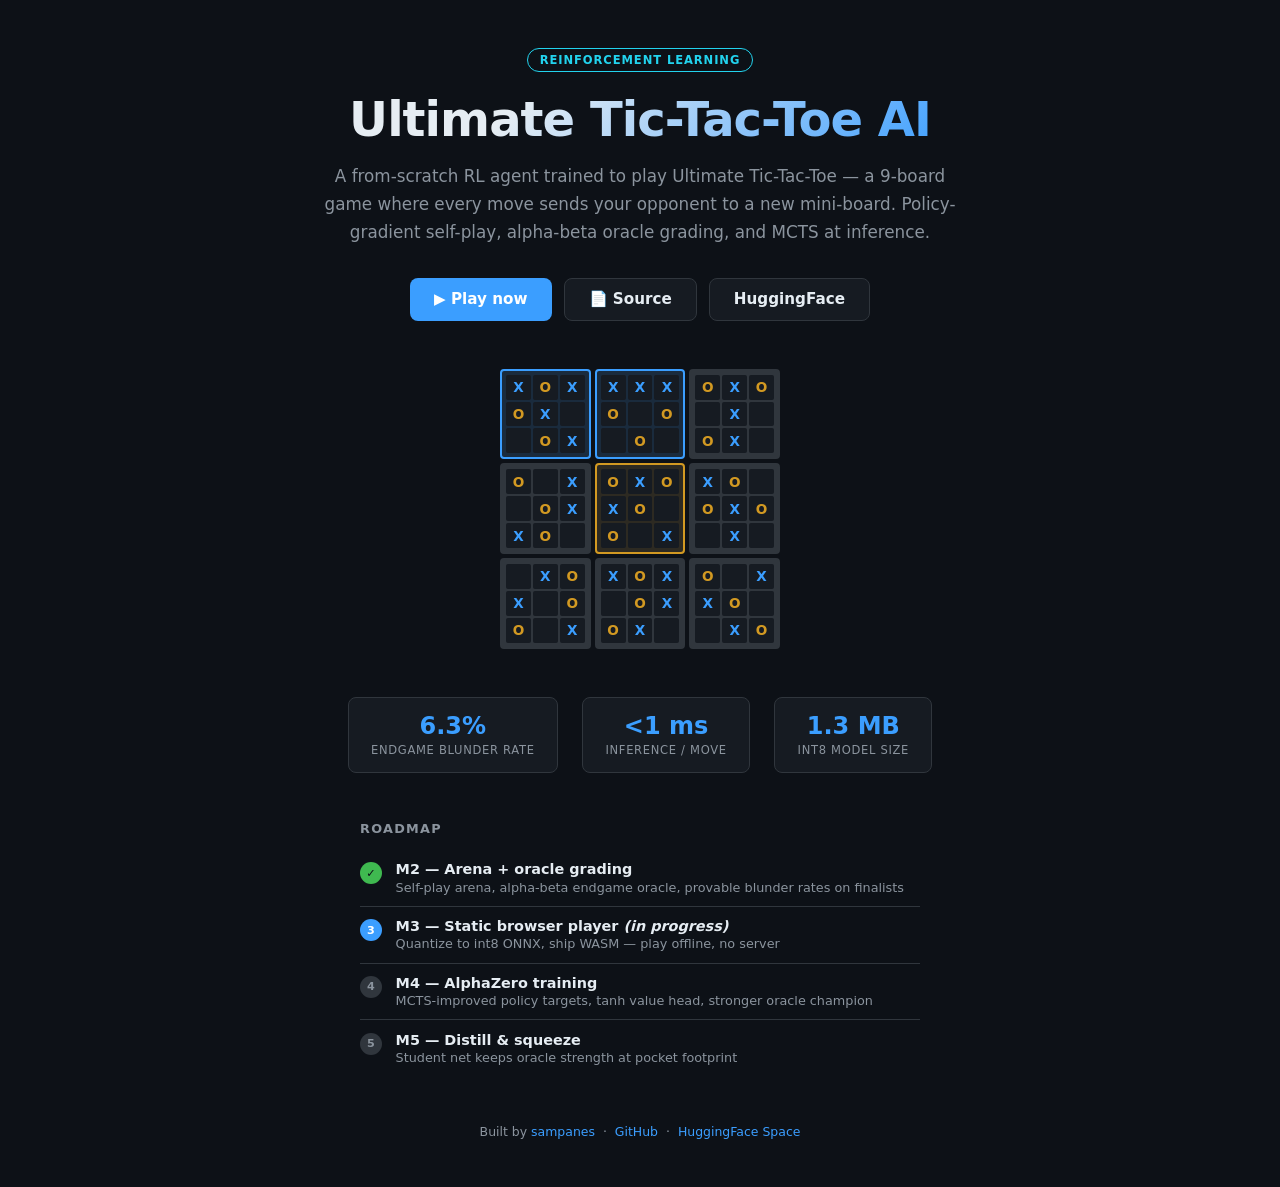
<file: docs/index.html>
<!DOCTYPE html>
<html lang="en">
<head>
  <meta charset="UTF-8">
  <meta name="viewport" content="width=device-width, initial-scale=1.0">
  <title>Ultimate Tic-Tac-Toe AI</title>
  <style>
    *, *::before, *::after { box-sizing: border-box; margin: 0; padding: 0; }

    :root {
      --bg:       #0d1117;
      --surface:  #161b22;
      --border:   #30363d;
      --accent:   #3b9eff;
      --accent2:  #22d3ee;
      --text:     #e6edf3;
      --muted:    #8b949e;
      --win:      #3fb950;
      --warn:     #d29922;
    }

    body {
      background: var(--bg);
      color: var(--text);
      font-family: -apple-system, BlinkMacSystemFont, "Segoe UI", system-ui, sans-serif;
      min-height: 100vh;
      display: flex;
      flex-direction: column;
      align-items: center;
      padding: 3rem 1.5rem;
    }

    .hero {
      text-align: center;
      max-width: 640px;
      margin-bottom: 3rem;
    }

    .badge {
      display: inline-block;
      font-size: 0.72rem;
      font-weight: 600;
      letter-spacing: 0.08em;
      text-transform: uppercase;
      color: var(--accent2);
      border: 1px solid var(--accent2);
      border-radius: 99px;
      padding: 0.25rem 0.75rem;
      margin-bottom: 1.25rem;
    }

    h1 {
      font-size: clamp(2rem, 5vw, 3rem);
      font-weight: 700;
      line-height: 1.15;
      letter-spacing: -0.02em;
      background: linear-gradient(135deg, var(--text) 30%, var(--accent));
      -webkit-background-clip: text;
      -webkit-text-fill-color: transparent;
      background-clip: text;
      margin-bottom: 1rem;
    }

    .subtitle {
      font-size: 1.05rem;
      color: var(--muted);
      line-height: 1.65;
      margin-bottom: 2rem;
    }

    .cta-row {
      display: flex;
      gap: 0.75rem;
      justify-content: center;
      flex-wrap: wrap;
    }

    .btn {
      display: inline-flex;
      align-items: center;
      gap: 0.45rem;
      padding: 0.7rem 1.5rem;
      border-radius: 8px;
      font-size: 0.95rem;
      font-weight: 600;
      text-decoration: none;
      transition: filter 0.15s, transform 0.1s;
      cursor: pointer;
      border: none;
    }
    .btn:hover  { filter: brightness(1.12); transform: translateY(-1px); }
    .btn:active { transform: translateY(0); }

    .btn-primary {
      background: var(--accent);
      color: #fff;
    }
    .btn-secondary {
      background: var(--surface);
      color: var(--text);
      border: 1px solid var(--border);
    }

    /* board preview */
    .board-wrap {
      margin: 0 auto 3rem;
      display: grid;
      grid-template-columns: repeat(3, 1fr);
      gap: 4px;
      width: min(280px, 80vw);
    }
    .mini {
      display: grid;
      grid-template-columns: repeat(3, 1fr);
      gap: 2px;
      background: var(--border);
      border: 2px solid var(--border);
      border-radius: 4px;
      padding: 4px;
    }
    .mini.won-x { border-color: var(--accent); background: color-mix(in srgb, var(--accent) 12%, var(--surface)); }
    .mini.won-o { border-color: var(--warn);   background: color-mix(in srgb, var(--warn)   12%, var(--surface)); }
    .cell {
      aspect-ratio: 1;
      border-radius: 2px;
      background: var(--surface);
      display: flex; align-items: center; justify-content: center;
      font-size: clamp(0.6rem, 2vw, 0.85rem);
      font-weight: 700;
      color: var(--muted);
    }
    .cell.x { color: var(--accent); }
    .cell.o { color: var(--warn); }

    /* stats row */
    .stats {
      display: flex;
      gap: 1.5rem;
      justify-content: center;
      flex-wrap: wrap;
      margin-bottom: 3rem;
      max-width: 640px;
    }
    .stat {
      text-align: center;
      background: var(--surface);
      border: 1px solid var(--border);
      border-radius: 8px;
      padding: 0.9rem 1.4rem;
      min-width: 120px;
    }
    .stat-val {
      font-size: 1.5rem;
      font-weight: 700;
      color: var(--accent);
    }
    .stat-label {
      font-size: 0.72rem;
      color: var(--muted);
      text-transform: uppercase;
      letter-spacing: 0.06em;
      margin-top: 0.2rem;
    }

    /* roadmap */
    .roadmap {
      width: 100%;
      max-width: 560px;
      margin-bottom: 3rem;
    }
    .roadmap h2 {
      font-size: 0.8rem;
      text-transform: uppercase;
      letter-spacing: 0.1em;
      color: var(--muted);
      margin-bottom: 0.9rem;
    }
    .step {
      display: flex;
      align-items: flex-start;
      gap: 0.85rem;
      padding: 0.7rem 0;
      border-bottom: 1px solid var(--border);
    }
    .step:last-child { border-bottom: none; }
    .dot {
      width: 22px; height: 22px;
      border-radius: 50%;
      flex-shrink: 0;
      display: flex; align-items: center; justify-content: center;
      font-size: 0.7rem;
      font-weight: 700;
      margin-top: 1px;
    }
    .dot.done    { background: var(--win);    color: #0d1117; }
    .dot.active  { background: var(--accent); color: #fff; }
    .dot.pending { background: var(--border); color: var(--muted); }
    .step-title  { font-weight: 600; font-size: 0.9rem; }
    .step-desc   { font-size: 0.8rem; color: var(--muted); margin-top: 0.15rem; }

    footer {
      color: var(--muted);
      font-size: 0.78rem;
      text-align: center;
    }
    footer a { color: var(--accent); text-decoration: none; }
    footer a:hover { text-decoration: underline; }
  </style>
</head>
<body>

  <div class="hero">
    <div class="badge">Reinforcement Learning</div>
    <h1>Ultimate Tic-Tac-Toe AI</h1>
    <p class="subtitle">
      A from-scratch RL agent trained to play Ultimate Tic-Tac-Toe —
      a 9-board game where every move sends your opponent to a new mini-board.
      Policy-gradient self-play, alpha-beta oracle grading, and MCTS at inference.
    </p>
    <div class="cta-row">
      <a class="btn btn-primary" href="./play/">
        &#9654; Play now
      </a>
      <a class="btn btn-secondary"
         href="https://github.com/sampanes/ultimate-ttt-RL"
         target="_blank" rel="noopener">
        &#128196; Source
      </a>
      <a class="btn btn-secondary"
         href="https://huggingface.co/spaces/ratherbeembed/ultimate-tic-tac-toe"
         target="_blank" rel="noopener">
        HuggingFace
      </a>
    </div>
  </div>

  <!-- decorative board -->
  <div class="board-wrap" aria-hidden="true">
    <!-- row 0 -->
    <div class="mini won-x">
      <div class="cell x">X</div><div class="cell o">O</div><div class="cell x">X</div>
      <div class="cell o">O</div><div class="cell x">X</div><div class="cell"></div>
      <div class="cell"></div><div class="cell o">O</div><div class="cell x">X</div>
    </div>
    <div class="mini won-x">
      <div class="cell x">X</div><div class="cell x">X</div><div class="cell x">X</div>
      <div class="cell o">O</div><div class="cell"></div><div class="cell o">O</div>
      <div class="cell"></div><div class="cell o">O</div><div class="cell"></div>
    </div>
    <div class="mini">
      <div class="cell o">O</div><div class="cell x">X</div><div class="cell o">O</div>
      <div class="cell"></div><div class="cell x">X</div><div class="cell"></div>
      <div class="cell o">O</div><div class="cell x">X</div><div class="cell"></div>
    </div>
    <!-- row 1 -->
    <div class="mini">
      <div class="cell o">O</div><div class="cell"></div><div class="cell x">X</div>
      <div class="cell"></div><div class="cell o">O</div><div class="cell x">X</div>
      <div class="cell x">X</div><div class="cell o">O</div><div class="cell"></div>
    </div>
    <div class="mini won-o">
      <div class="cell o">O</div><div class="cell x">X</div><div class="cell o">O</div>
      <div class="cell x">X</div><div class="cell o">O</div><div class="cell"></div>
      <div class="cell o">O</div><div class="cell"></div><div class="cell x">X</div>
    </div>
    <div class="mini">
      <div class="cell x">X</div><div class="cell o">O</div><div class="cell"></div>
      <div class="cell o">O</div><div class="cell x">X</div><div class="cell o">O</div>
      <div class="cell"></div><div class="cell x">X</div><div class="cell"></div>
    </div>
    <!-- row 2 -->
    <div class="mini">
      <div class="cell"></div><div class="cell x">X</div><div class="cell o">O</div>
      <div class="cell x">X</div><div class="cell"></div><div class="cell o">O</div>
      <div class="cell o">O</div><div class="cell"></div><div class="cell x">X</div>
    </div>
    <div class="mini">
      <div class="cell x">X</div><div class="cell o">O</div><div class="cell x">X</div>
      <div class="cell"></div><div class="cell o">O</div><div class="cell x">X</div>
      <div class="cell o">O</div><div class="cell x">X</div><div class="cell"></div>
    </div>
    <div class="mini">
      <div class="cell o">O</div><div class="cell"></div><div class="cell x">X</div>
      <div class="cell x">X</div><div class="cell o">O</div><div class="cell"></div>
      <div class="cell"></div><div class="cell x">X</div><div class="cell o">O</div>
    </div>
  </div>

  <div class="stats">
    <div class="stat">
      <div class="stat-val">6.3%</div>
      <div class="stat-label">endgame blunder rate</div>
    </div>
    <div class="stat">
      <div class="stat-val">&lt;1 ms</div>
      <div class="stat-label">inference / move</div>
    </div>
    <div class="stat">
      <div class="stat-val">1.3 MB</div>
      <div class="stat-label">int8 model size</div>
    </div>
  </div>

  <div class="roadmap">
    <h2>Roadmap</h2>
    <div class="step">
      <div class="dot done">&#10003;</div>
      <div>
        <div class="step-title">M2 — Arena + oracle grading</div>
        <div class="step-desc">Self-play arena, alpha-beta endgame oracle, provable blunder rates on finalists</div>
      </div>
    </div>
    <div class="step">
      <div class="dot active">3</div>
      <div>
        <div class="step-title">M3 — Static browser player <em>(in progress)</em></div>
        <div class="step-desc">Quantize to int8 ONNX, ship WASM — play offline, no server</div>
      </div>
    </div>
    <div class="step">
      <div class="dot pending">4</div>
      <div>
        <div class="step-title">M4 — AlphaZero training</div>
        <div class="step-desc">MCTS-improved policy targets, tanh value head, stronger oracle champion</div>
      </div>
    </div>
    <div class="step">
      <div class="dot pending">5</div>
      <div>
        <div class="step-title">M5 — Distill &amp; squeeze</div>
        <div class="step-desc">Student net keeps oracle strength at pocket footprint</div>
      </div>
    </div>
  </div>

  <footer>
    Built by <a href="https://github.com/sampanes" target="_blank" rel="noopener">sampanes</a>
    &nbsp;&middot;&nbsp;
    <a href="https://github.com/sampanes/ultimate-ttt-RL" target="_blank" rel="noopener">GitHub</a>
    &nbsp;&middot;&nbsp;
    <a href="https://huggingface.co/spaces/ratherbeembed/ultimate-tic-tac-toe" target="_blank" rel="noopener">HuggingFace Space</a>
  </footer>

</body>
</html>
</file>
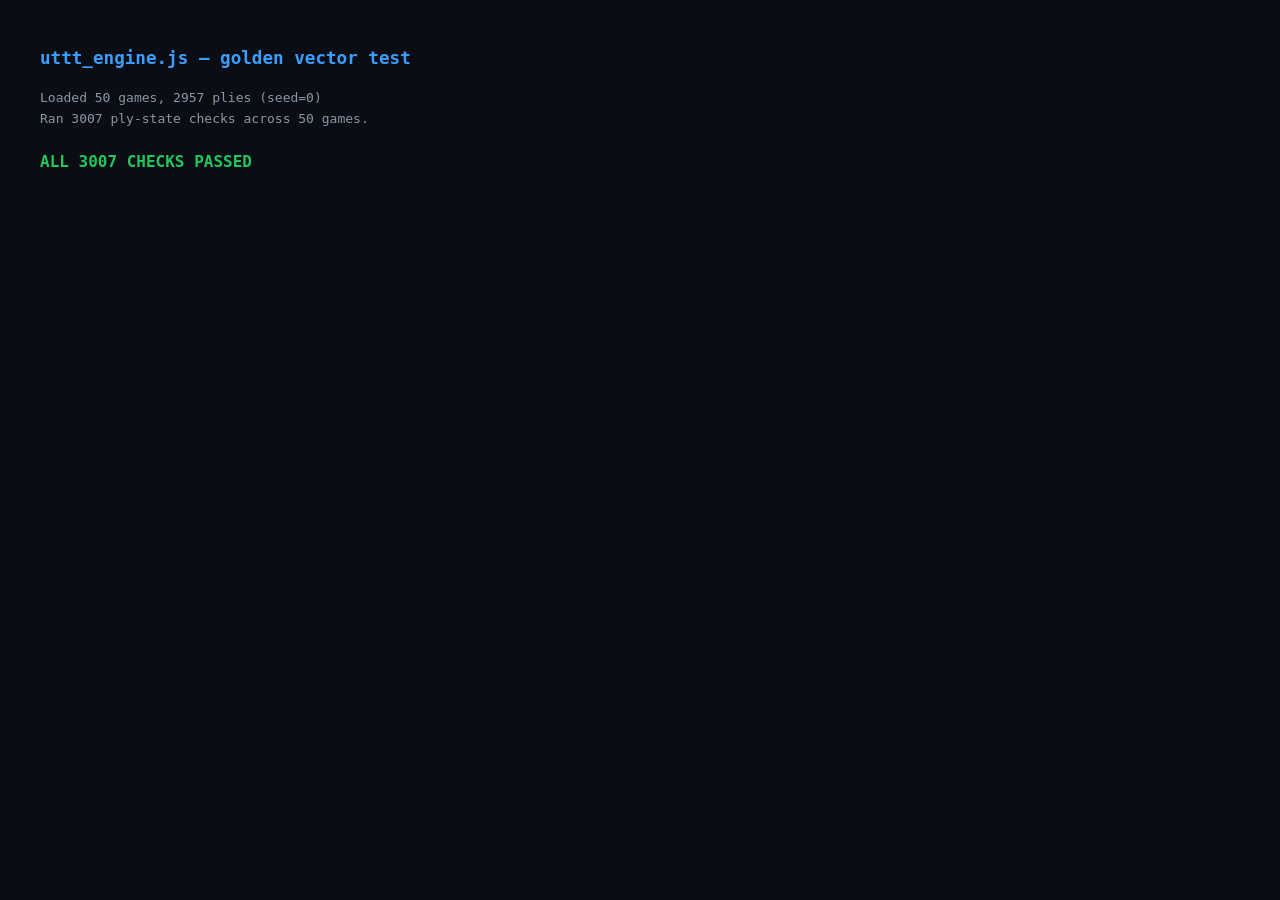
<file: docs/play/test_engine.html>
<!DOCTYPE html>
<html lang="en">
<head>
  <meta charset="UTF-8">
  <title>Engine golden-vector test</title>
  <style>
    body { font-family: monospace; background: #0a0d13; color: #e6edf3;
           padding: 1.5rem 2rem; line-height: 1.6; }
    h1   { color: #3b9eff; font-size: 1.1rem; margin-bottom: 1rem; }
    .pass  { color: #22c55e; }
    .fail  { color: #ef4444; }
    .warn  { color: #eab308; }
    .info  { color: #8b97a8; }
    #summary { margin-top: 1.2rem; font-size: 1rem; font-weight: bold; }
    pre { white-space: pre-wrap; word-break: break-word; font-size: 0.78rem; }
  </style>
</head>
<body>
<h1>uttt_engine.js &mdash; golden vector test</h1>
<div id="log"></div>
<div id="summary"></div>

<script src="uttt_engine.js"></script>
<script>
"use strict";

// ── logging ──────────────────────────────────────────────────────────────────
const _logEl = document.getElementById("log");
function _log(cls, msg) {
  const d = document.createElement("div");
  d.className = cls;
  d.textContent = msg;
  _logEl.appendChild(d);
}
const pass = msg => _log("pass", "  PASS  " + msg);
const fail = msg => _log("fail", "  FAIL  " + msg);
const info = msg => _log("info", msg);

// ── helpers ───────────────────────────────────────────────────────────────────
function _arrEq(a, b) {
  if (a.length !== b.length) return false;
  for (let i = 0; i < a.length; i++) if (a[i] !== b[i]) return false;
  return true;
}

function _setEq(a, b) {
  if (a.length !== b.length) return false;
  const sb = new Set(b);
  return a.every(x => sb.has(x));
}

// Reconstruct a GameState by replaying moves up to (not including) ply `upTo`.
// Returns the GameState at that point.
function _replay(moves, upTo) {
  const g = new GameState();
  for (let i = 0; i < upTo; i++) g.makeMove(moves[i]);
  return g;
}

// ── run tests ─────────────────────────────────────────────────────────────────
async function _runTests() {
  let passed = 0, failed = 0;

  // Load golden vectors.
  let resp;
  try {
    resp = await fetch("./golden_vectors.json");
  } catch (e) {
    _log("warn", "[!] Could not fetch golden_vectors.json: " + e.message);
    _log("warn", "    Run: python -m scripts.gen_golden_vectors");
    document.getElementById("summary").textContent = "SKIPPED (no data)";
    return;
  }
  if (!resp.ok) {
    _log("warn", `[!] golden_vectors.json not found (HTTP ${resp.status}).`);
    _log("warn", "    Run: python -m scripts.gen_golden_vectors");
    document.getElementById("summary").textContent = "SKIPPED (no data)";
    return;
  }
  const data = await resp.json();
  info(`Loaded ${data.n_games} games, ${data.total_plies} plies  (seed=${data.seed})`);

  let testNum = 0;

  for (let gi = 0; gi < data.traces.length; gi++) {
    const trace = data.traces[gi];

    for (let pi = 0; pi < trace.states.length; pi++) {
      const ref = trace.states[pi];

      // Replay to get the JS state at this ply.
      const g = _replay(trace.moves, pi);
      testNum++;

      // ── board ────────────────────────────────────────────────────────────
      const boardArr = Array.from(g.board);
      if (!_arrEq(boardArr, ref.board)) {
        fail(`game ${gi} ply ${pi}: board mismatch`);
        failed++;
        continue;
      }

      // ── player ───────────────────────────────────────────────────────────
      if (g.player !== ref.player) {
        fail(`game ${gi} ply ${pi}: player ${g.player} != ${ref.player}`);
        failed++; continue;
      }

      // ── lastMove ─────────────────────────────────────────────────────────
      const jsLast = (g.lastMove === undefined || g.lastMove === null) ? -1 : g.lastMove;
      if (jsLast !== ref.lastMove) {
        fail(`game ${gi} ply ${pi}: lastMove ${jsLast} != ${ref.lastMove}`);
        failed++; continue;
      }

      // ── miniWinners ───────────────────────────────────────────────────────
      const mwArr = Array.from(g.miniWinner);
      if (!_arrEq(mwArr, ref.miniWinners)) {
        fail(`game ${gi} ply ${pi}: miniWinners mismatch ` +
             `JS=${JSON.stringify(mwArr)} ref=${JSON.stringify(ref.miniWinners)}`);
        failed++; continue;
      }

      // ── constraint ───────────────────────────────────────────────────────
      if (g.constraint !== ref.constraint) {
        fail(`game ${gi} ply ${pi}: constraint ${g.constraint} != ${ref.constraint}`);
        failed++; continue;
      }

      // ── winner ────────────────────────────────────────────────────────────
      // Python uses None → JS uses null; Python uses 1/2/3 for X/O/DRAW.
      const refWinner = ref.winner;
      const jsWinner  = g.winner;   // null | X(1) | O(2) | DRAW(3)
      if (jsWinner !== refWinner) {
        fail(`game ${gi} ply ${pi}: winner ${jsWinner} != ${refWinner}`);
        failed++; continue;
      }

      // ── validMoves ────────────────────────────────────────────────────────
      const jsMoves  = g.validMoves().sort((a, b) => a - b);
      const refMoves = ref.validMoves;   // already sorted by Python
      if (!_setEq(jsMoves, refMoves)) {
        fail(`game ${gi} ply ${pi}: validMoves mismatch ` +
             `JS=[${jsMoves}] ref=[${refMoves}]`);
        failed++; continue;
      }

      passed++;
    }
  }

  info("");
  info(`Ran ${testNum} ply-state checks across ${data.traces.length} games.`);
  const sumEl = document.getElementById("summary");
  if (failed === 0) {
    sumEl.className = "pass";
    sumEl.textContent = `ALL ${passed} CHECKS PASSED`;
  } else {
    sumEl.className = "fail";
    sumEl.textContent = `${failed} FAILED / ${passed} passed`;
  }
}

_runTests();
</script>
</body>
</html>
</file>
